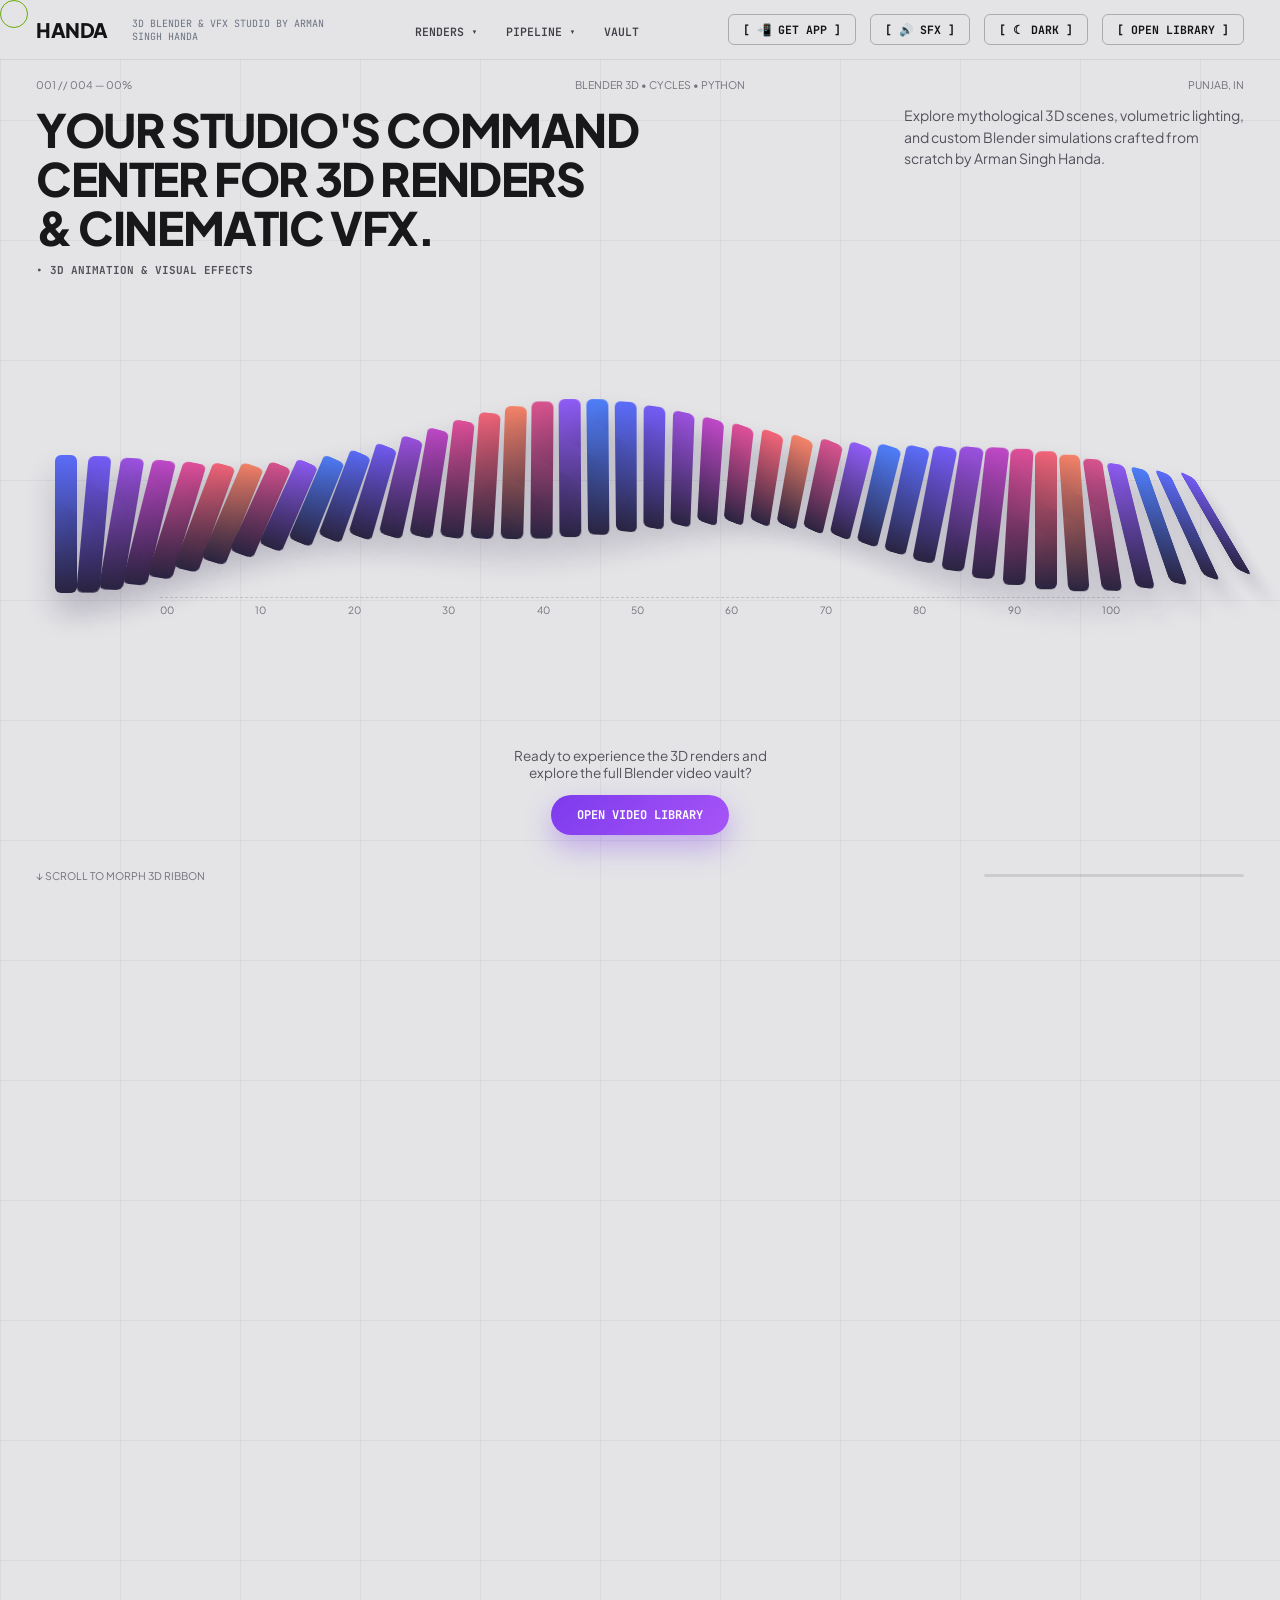
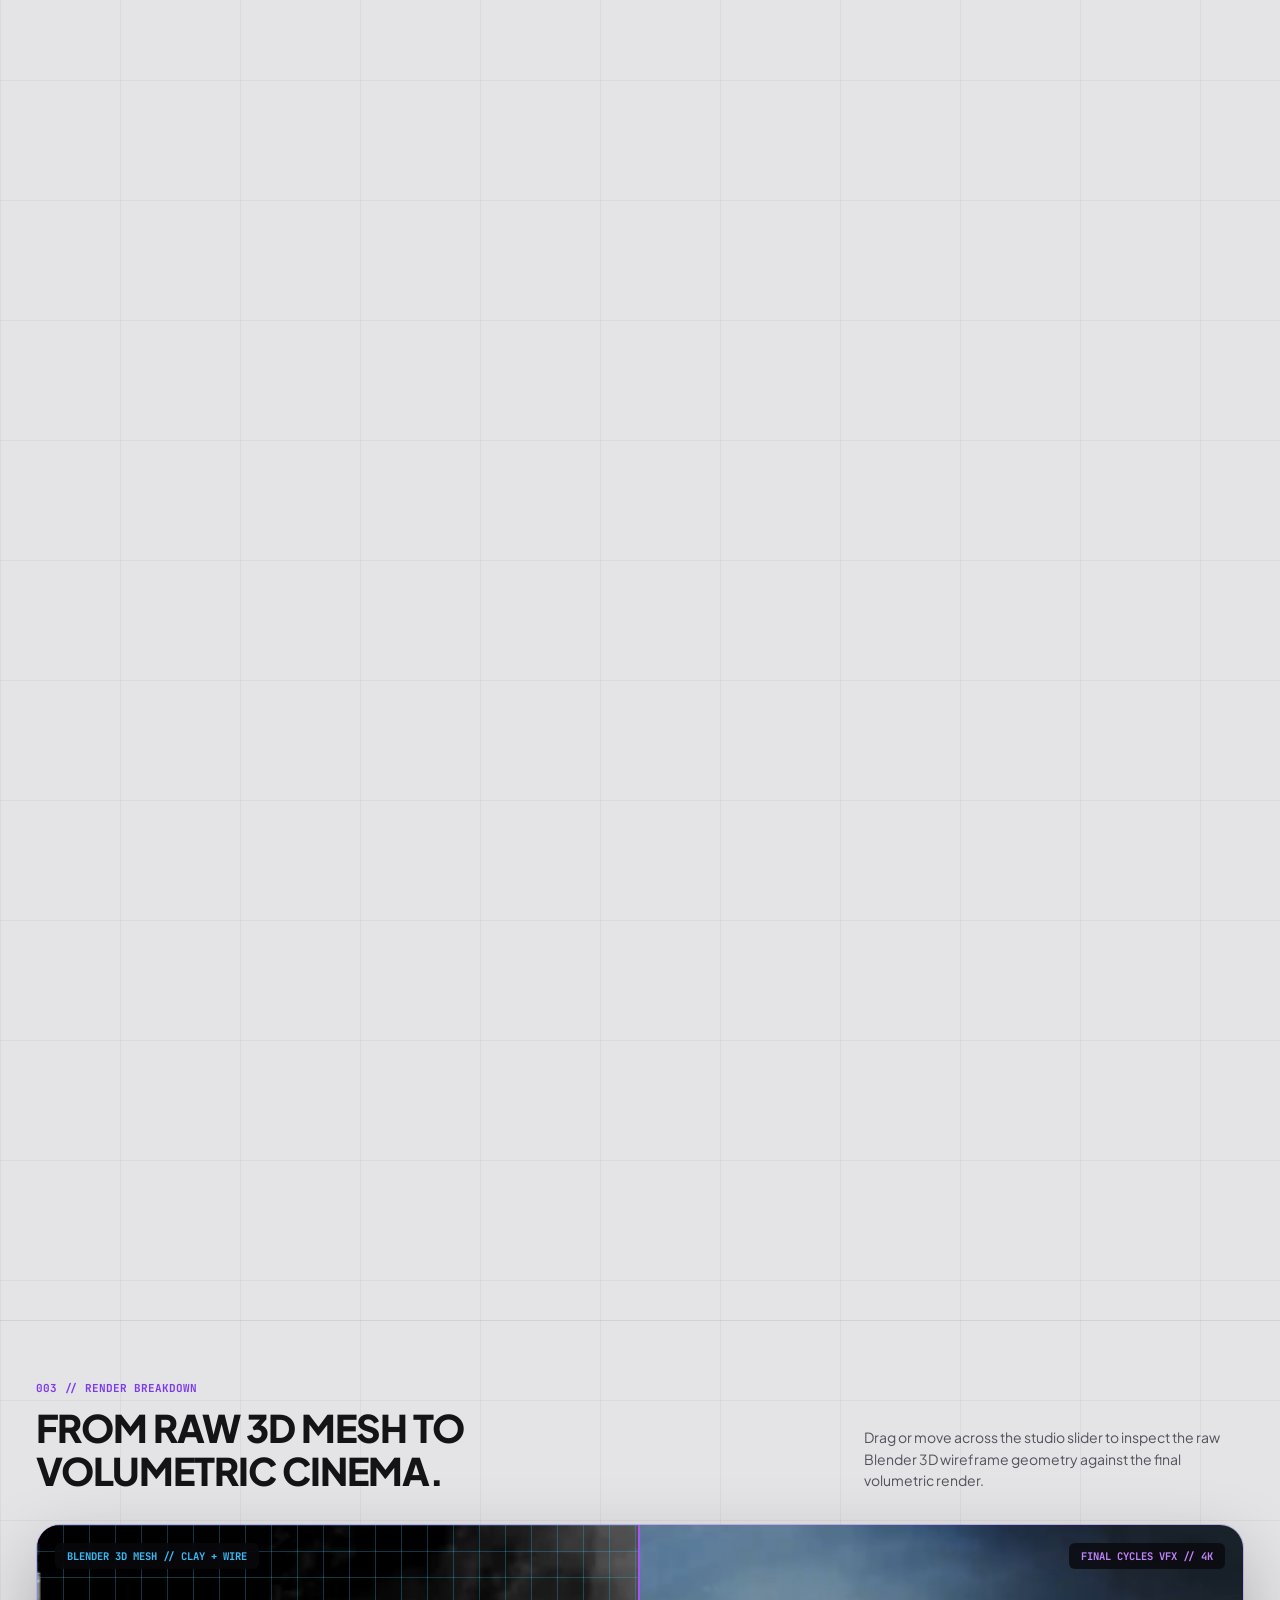
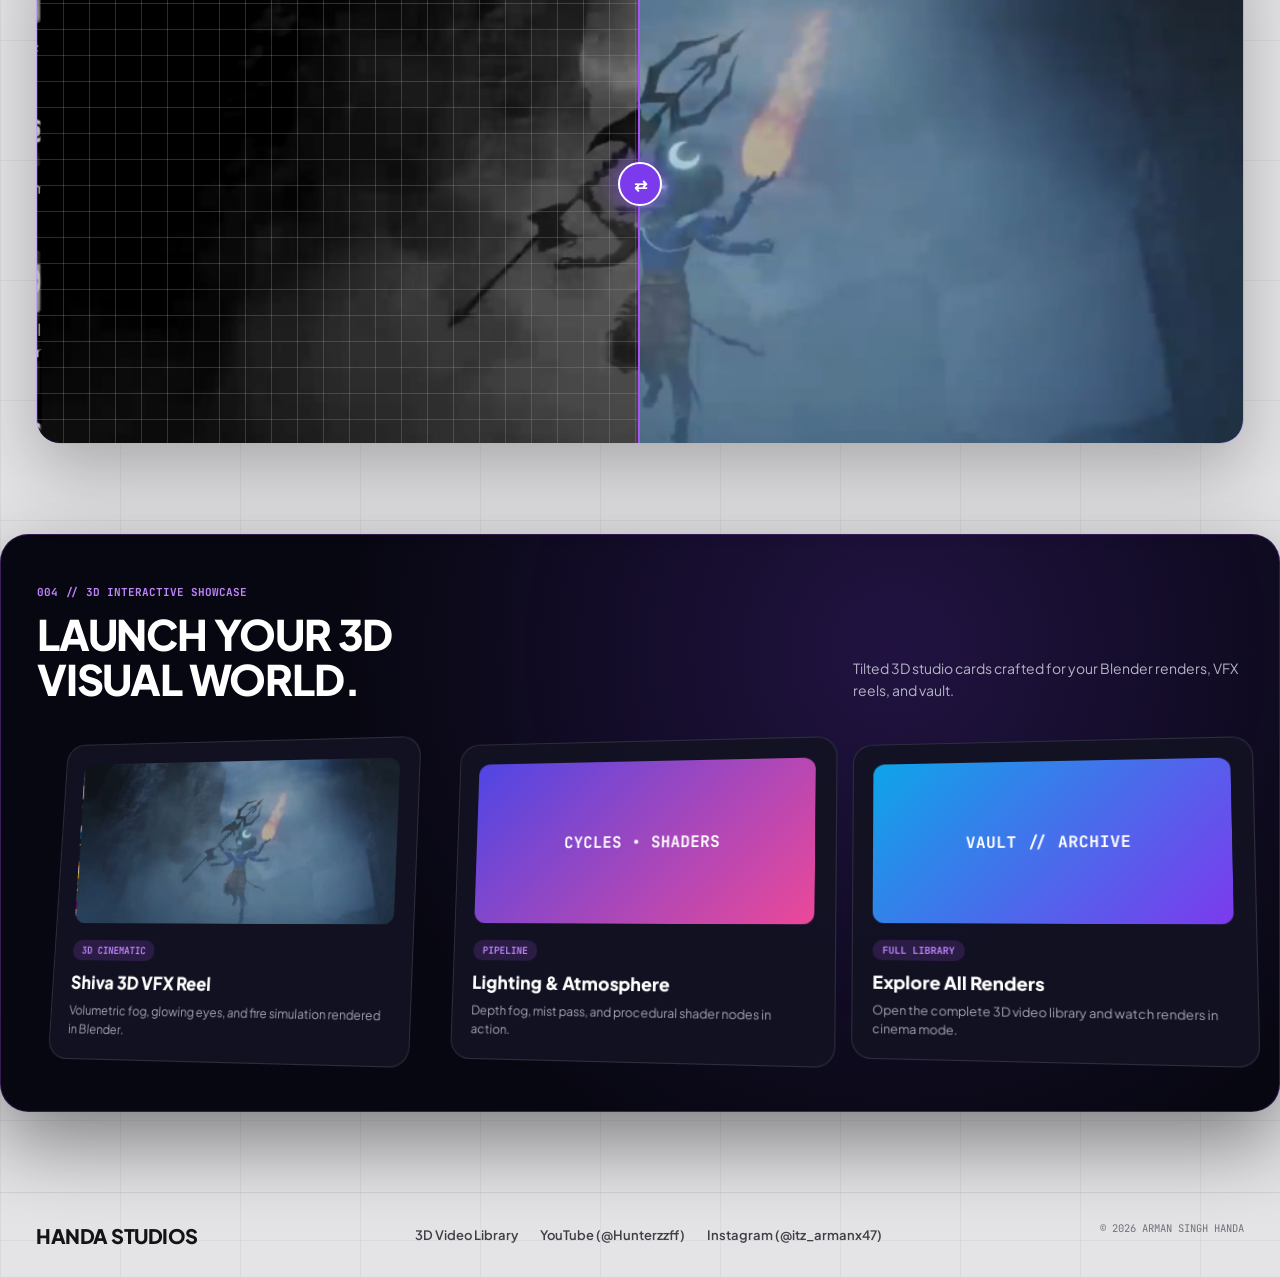
<file: index.html>
<!DOCTYPE html>
<html lang="en">
<head>
  <meta charset="UTF-8" />
  <meta name="viewport" content="width=device-width, initial-scale=1.0" />
  <title>HANDA | 3D Blender & VFX Studio</title>
  <link rel="stylesheet" href="style.css?v=6" />
  <link rel="manifest" href="manifest.json" />
  <meta name="theme-color" content="#7c3aed" />
  <link href="https://fonts.googleapis.com/css2?family=Plus+Jakarta+Sans:wght@500;600;700;800&family=JetBrains+Mono:wght@500;700&display=swap" rel="stylesheet">
</head>
<body>

  <!-- 0. FAIL-SAFE STUDIO BOOT PRELOADER -->
  <div class="studio-loader" id="studioLoader">
    <div class="loader-inner">
      <span class="loader-tag">HANDA OS // 3D VFX ENGINE v4.0</span>
      <div class="loader-count" id="loaderCount">00%</div>
      <div class="loader-bar"><div class="loader-bar-fill" id="loaderFill"></div></div>
    </div>
  </div>

  <!-- CUSTOM MAGNETIC STUDIO CURSOR -->
  <div class="studio-cursor" id="studioCursor"></div>

  <!-- 1. TOP FIXED EDITORIAL NAVBAR -->
  <nav class="navbar">
    <div class="nav-left">
      <a href="#" class="brand">HANDA</a>
      <span class="nav-tagline">3D BLENDER & VFX STUDIO BY ARMAN SINGH HANDA</span>
    </div>
    <ul class="nav-center">
      <li><a href="#scrollyStage">RENDERS ▾</a></li>
      <li><a href="#workspaceTrigger">PIPELINE ▾</a></li>
      <li><a href="library.html">VAULT</a></li>
    </ul>
    <div class="nav-right">
      <button id="installAppBtn" class="theme-toggle-btn" onclick="installHandaApp()">[ 📲 GET APP ]</button>
      <button id="sfxBtn" class="theme-toggle-btn" onclick="toggleSfx()">[ 🔊 SFX ]</button>
      <button id="themeBtn" class="theme-toggle-btn" onclick="toggleTheme()">[ ☾ DARK ]</button>
      <a href="library.html" class="btn-outline-sm">[ OPEN LIBRARY ]</a>
    </div>
  </nav>

  <!-- 2. STICKY 3D SCROLLYTELLING TRACK (320vh) -->
  <div class="scrolly-track" id="scrollyStage">
    <div class="scrolly-sticky">

      <!-- Sub-Header Technical Strip -->
      <div class="sub-strip">
        <span id="scrollProgressCode">001 // 004 — 00%</span>
        <span>BLENDER 3D • CYCLES • PYTHON</span>
        <span>PUNJAB, IN</span>
      </div>

      <!-- PHASE 1: HERO & 3D MORPHING RIBBON -->
      <div class="phase-hero" id="phaseHero">
        <div class="hero-top-grid">
          <div class="hero-title-block">
            <h1>YOUR STUDIO'S COMMAND<br>CENTER FOR 3D RENDERS<br>& CINEMATIC VFX.</h1>
            <p class="mono-sub">• 3D ANIMATION & VISUAL EFFECTS</p>
          </div>
          <div class="hero-desc-block">
            <p>Explore mythological 3D scenes, volumetric lighting, and custom Blender simulations crafted from scratch by Arman Singh Handa.</p>
          </div>
        </div>

        <!-- 3D Twisted Ribbon Wave (Morphs on Scroll) -->
        <div class="ribbon-stage" id="ribbonStage">
          <div class="ribbon-track" id="ribbonTrack"></div>
          <div class="ribbon-ruler" id="ribbonRuler">
            <span>00</span><span>10</span><span>20</span><span>30</span><span>40</span><span>50</span><span>60</span><span>70</span><span>80</span><span>90</span><span>100</span>
          </div>
        </div>

        <div class="hero-bottom-cta" id="heroCta">
          <p>Ready to experience the 3D renders and<br>explore the full Blender video vault?</p>
          <a href="library.html" class="btn-pill-purple">OPEN VIDEO LIBRARY</a>
        </div>
      </div>

      <!-- PHASE 2: 3D ISOMETRIC TABLET & FLOATING Z-DEPTH CARDS -->
      <div class="phase-tablet" id="phaseTablet">
        <div class="tablet-layout">

          <!-- Left Editorial Copy -->
          <div class="tablet-copy" id="tabletCopy">
            <span class="mono-label">002 // WORKSPACE</span>
            <h2>CREATE SCENES, RENDER VFX,<br>EXPLORE VAULT.</h2>
            <p>Move beyond basic edits. Inspect high-detail 3D environments, volumetric mountain fog, and custom Blender shaders inside an interactive studio library.</p>

            <div class="divider-line"></div>
            <span class="mono-small">BUILT WITH BLENDER 3D & PYTHON</span>
            <div class="cta-row">
              <a href="library.html" class="btn-outline-dark">[ WATCH ALL VIDEOS ]</a>
              <a href="#connect" class="btn-ghost-dark">YOUTUBE ↗</a>
            </div>
          </div>

          <!-- Right 3D Tilted Isometric Tablet Board -->
          <div class="tablet-3d-wrapper" id="tabletWrapper">
            <div class="isometric-tablet" id="isoTablet">

              <div class="tablet-topbar">
                <div class="tab-dots"><span></span><span></span><span></span></div>
                <div class="tab-title">Handa Studios — 3D Render Vault</div>
                <div class="tab-badge">CYCLES 4K</div>
              </div>

              <div class="tablet-canvas">

                <!-- Card 1 -->
                <div class="t-card card-purple" id="card1" onclick="openHomePlayer('video1.mp4', 'Shiva 3D Cinematic VFX — Made by Arman')">
                  <div class="t-card-top">
                    <span class="t-tag">FEATURED RENDER</span>
                    <span class="t-time">00:44</span>
                  </div>
                  <h4>Shiva 3D Cinematic VFX</h4>
                  <p>Volumetric fog, glowing eyes & fire simulation in Blender.</p>
                  <div class="t-card-footer">
                    <span>Blender 3D</span>
                    <strong>▶ Play Now</strong>
                  </div>
                </div>

                <!-- Card 2 -->
                <div class="t-card card-pink" id="card2" onclick="openSpecModal('vfx')">
                  <div class="t-card-top">
                    <span class="t-tag">VFX PIPELINE</span>
                    <span class="t-time">CYCLES</span>
                  </div>
                  <h4>Volumetric Lighting & Fog</h4>
                  <p>Atmospheric mountain depth & procedural shader nodes.</p>
                  <div class="t-card-footer">
                    <span>Compositor</span>
                    <strong>Inspect →</strong>
                  </div>
                </div>

                <!-- Card 3 -->
                <div class="t-card card-blue" id="card3" onclick="openSpecModal('dev')">
                  <div class="t-card-top">
                    <span class="t-tag">DEV STACK</span>
                    <span class="t-time">PYTHON</span>
                  </div>
                  <h4>Procedural 3D & Web Vault</h4>
                  <p>Custom HTML/CSS cinema library built by Arman.</p>
                  <div class="t-card-footer">
                    <span>Handa Studios</span>
                    <strong>View Stack →</strong>
                  </div>
                </div>

                <!-- Card 4 -->
                <div class="t-card card-media" id="card4" onclick="window.location.href='library.html'">
                  <img src="bg.png" alt="Shiva 3D Render" />
                  <div class="media-caption">
                    <span>FULL ARCHIVE</span>
                    <strong>Open Complete Video Library →</strong>
                  </div>
                </div>

              </div>
            </div>
          </div>

        </div>
      </div>

      <!-- Bottom Scroll Indicator -->
      <div class="scroll-hint-bar">
        <span id="scrollHintText">↓ SCROLL TO MORPH 3D RIBBON</span>
        <div class="progress-line"><div class="progress-fill" id="progressFill"></div></div>
      </div>

    </div>
    <div id="workspaceTrigger" style="position:absolute; top:55%; height:1px; width:1px;"></div>
  </div>

  <!-- 3. BLENDER WIREFRAME VS FINAL VFX BEFORE/AFTER SLIDER -->
  <section class="compare-section" id="breakdown">
    <div class="compare-header">
      <div>
        <span class="mono-label">003 // RENDER BREAKDOWN</span>
        <h2>FROM RAW 3D MESH TO<br>VOLUMETRIC CINEMA.</h2>
      </div>
      <p>Drag or move across the studio slider to inspect the raw Blender 3D wireframe geometry against the final volumetric render.</p>
    </div>

    <div class="compare-box" id="compareBox">
      <img src="bg.png" alt="Final Shiva 3D VFX" class="compare-img" />
      <span class="badge-right">FINAL CYCLES VFX // 4K</span>

      <div class="compare-before" id="compareBefore">
        <img src="bg.png" alt="Blender Wireframe" class="compare-img wireframe-filter" />
        <div class="wireframe-grid"></div>
        <span class="badge-left">BLENDER 3D MESH // CLAY + WIRE</span>
      </div>

      <div class="compare-handle" id="compareHandle">
        <div class="handle-circle">⇄</div>
      </div>
    </div>
  </section>

  <!-- 4. 3D TILTED SHOWCASE CARDS -->
  <section class="peach-3d-showcase" id="peachShowcase">
    <div class="peach-top-row">
      <div>
        <span class="mono-label" style="color:#c084fc;">004 // 3D INTERACTIVE SHOWCASE</span>
        <h2>LAUNCH YOUR 3D<br>VISUAL WORLD.</h2>
      </div>
      <p>Tilted 3D studio cards crafted for your Blender renders, VFX reels, and vault.</p>
    </div>

    <div class="peach-cards-fan">
      <div class="p-3d-card" onclick="openHomePlayer('video1.mp4', 'Shiva 3D Cinematic VFX — Arman Singh Handa')">
        <img src="bg.png" alt="Shiva 3D Render" class="p-card-img" />
        <span class="p-pill">3D CINEMATIC</span>
        <h3>Shiva 3D VFX Reel</h3>
        <p>Volumetric fog, glowing eyes, and fire simulation rendered in Blender.</p>
      </div>

      <div class="p-3d-card" onclick="openSpecModal('vfx')">
        <div class="p-card-img" style="background: linear-gradient(135deg, #4f46e5, #ec4899); display:flex; align-items:center; justify-content:center; font-family:'JetBrains Mono', monospace; font-weight:700;">
          CYCLES • SHADERS
        </div>
        <span class="p-pill">PIPELINE</span>
        <h3>Lighting & Atmosphere</h3>
        <p>Depth fog, mist pass, and procedural shader nodes in action.</p>
      </div>

      <div class="p-3d-card" onclick="window.location.href='library.html'">
        <div class="p-card-img" style="background: linear-gradient(135deg, #0ea5e9, #7c3aed); display:flex; align-items:center; justify-content:center; font-family:'JetBrains Mono', monospace; font-weight:700;">
          VAULT // ARCHIVE
        </div>
        <span class="p-pill">FULL LIBRARY</span>
        <h3>Explore All Renders</h3>
        <p>Open the complete 3D video library and watch renders in cinema mode.</p>
      </div>
    </div>
  </section>

  <!-- 5. MINIMAL STUDIO FOOTER -->
  <footer class="studio-footer" id="connect">
    <div class="footer-inner">
      <div class="brand">HANDA STUDIOS</div>
      <div class="footer-links">
        <a href="library.html">3D Video Library</a>
        <a href="https://youtube.com" target="_blank">YouTube (@Hunterzzff)</a>
        <a href="https://instagram.com" target="_blank">Instagram (@itz_armanx47)</a>
      </div>
      <span class="mono-small">© 2026 ARMAN SINGH HANDA</span>
    </div>
  </footer>

  <!-- 6. CENTER SCREEN CINEMA & SPECS POPUP MODAL -->
  <div class="studio-modal" id="studioModal" onclick="if(event.target===this) closeStudioModal()">
    <div class="studio-modal-box">
      <div class="modal-bar">
        <span id="modalHeading">HANDA STUDIOS // PREVIEW</span>
        <button onclick="closeStudioModal()">✕ CLOSE</button>
      </div>
      <div id="modalBody"></div>
    </div>
  </div>

  <!-- 7. ALL-IN-ONE INTERACTIVE ENGINE -->
  <script>
    // A. Dark / Light Mode Toggle
    const themeBtn = document.getElementById('themeBtn');
    if (localStorage.getItem('handa-theme') === 'dark') {
      document.body.classList.add('dark-mode');
      themeBtn.textContent = '[ ☀ LIGHT ]';
    }

    function toggleTheme() {
      document.body.classList.toggle('dark-mode');
      const isDark = document.body.classList.contains('dark-mode');
      themeBtn.textContent = isDark ? '[ ☀ LIGHT ]' : '[ ☾ DARK ]';
      localStorage.setItem('handa-theme', isDark ? 'dark' : 'light');
    }

    // B. Generate 42 Colorful 3D Ribbon Slices
    const track = document.getElementById('ribbonTrack');
    const colors = [
      '#5b6cf9', '#735cf6', '#9b51e0', '#c048c8',
      '#e04f9a', '#f26478', '#f58268', '#d9538f',
      '#8f5cf6', '#4f7df9'
    ];
    const totalSlices = 42;

    for (let i = 0; i < totalSlices; i++) {
      const slice = document.createElement('div');
      slice.className = 'ribbon-slice';
      const color = colors[i % colors.length];
      slice.style.background = `linear-gradient(180deg, ${color}, #2a2440)`;
      track.appendChild(slice);
    }

    const slices = document.querySelectorAll('.ribbon-slice');
    let mouseX = 0;
    let scrollProgress = 0;

    // C. Continuous Scroll-Driven 3D Morphing Engine
    const scrollyStage = document.getElementById('scrollyStage');
    const phaseHero = document.getElementById('phaseHero');
    const phaseTablet = document.getElementById('phaseTablet');
    const isoTablet = document.getElementById('isoTablet');
    const tabletCopy = document.getElementById('tabletCopy');
    const progressFill = document.getElementById('progressFill');
    const progressCode = document.getElementById('scrollProgressCode');
    const scrollHintText = document.getElementById('scrollHintText');

    const cards = [
      document.getElementById('card1'),
      document.getElementById('card2'),
      document.getElementById('card3'),
      document.getElementById('card4')
    ];

    function clamp(val, min, max) {
      return Math.min(Math.max(val, min), max);
    }

    function updateScrollytelling() {
      const rect = scrollyStage.getBoundingClientRect();
      const maxScroll = scrollyStage.offsetHeight - window.innerHeight;
      const scrolled = clamp(-rect.top, 0, maxScroll);
      scrollProgress = maxScroll > 0 ? scrolled / maxScroll : 0;

      const pct = Math.round(scrollProgress * 100);
      progressFill.style.width = `${pct}%`;
      progressCode.textContent = `001 // 004 — ${pct < 10 ? '0' + pct : pct}%`;

      const heroFade = clamp(1 - scrollProgress * 2.4, 0, 1);
      const ribbonFlatten = clamp(scrollProgress * 2.2, 0, 1);

      phaseHero.style.opacity = heroFade;
      phaseHero.style.transform = `translateY(${-scrollProgress * 110}px) scale(${1 - scrollProgress * 0.12})`;
      phaseHero.style.pointerEvents = heroFade < 0.15 ? 'none' : 'auto';

      slices.forEach((slice, i) => {
        const p = i / totalSlices;
        const wave = Math.sin(p * Math.PI * 2.4 + mouseX * 1.5 + scrollProgress * 4) * (52 * (1 - ribbonFlatten * 0.85));
        const y = Math.cos(p * Math.PI * 2.2 + mouseX) * (28 * (1 - ribbonFlatten));
        const scaleX = 1 + ribbonFlatten * 1.4;
        slice.style.transform = `translateY(${y}px) rotateX(${wave}deg) rotateY(${wave * 0.6}deg) scaleX(${scaleX})`;
      });

      const tabProg = clamp((scrollProgress - 0.22) / 0.45, 0, 1);
      phaseTablet.style.opacity = tabProg;
      phaseTablet.style.pointerEvents = tabProg < 0.2 ? 'none' : 'auto';

      tabletCopy.style.opacity = clamp((scrollProgress - 0.30) / 0.35, 0, 1);
      tabletCopy.style.transform = `translateY(${(1 - tabProg) * 40}px)`;

      const rotX = 36 - tabProg * 18;
      const rotY = -32 + tabProg * 14;
      const rotZ = 16 - tabProg * 8;
      const tabScale = 0.82 + tabProg * 0.18;
      isoTablet.style.transform = `perspective(1300px) rotateX(${rotX}deg) rotateY(${rotY}deg) rotateZ(${rotZ}deg) scale(${tabScale})`;

      cards.forEach((card, idx) => {
        const start = 0.44 + idx * 0.10;
        const cardProg = clamp((scrollProgress - start) / 0.22, 0, 1);
        const ease = 1 - Math.pow(1 - cardProg, 3);

        const dropY = (1 - ease) * -170;
        const dropZ = (1 - ease) * 220;
        const tiltX = (1 - ease) * 32;
        const cardScale = 1.15 - ease * 0.15;

        card.style.opacity = clamp(cardProg * 1.6, 0, 1);
        card.style.transform = `translate3d(0, ${dropY}px, ${dropZ}px) rotateX(${tiltX}deg) scale(${cardScale})`;
      });

      if (scrollProgress > 0.85) {
        scrollHintText.textContent = '✓ WORKSPACE LOCKED — CLICK ANY CARD TO INSPECT';
      } else if (scrollProgress > 0.3) {
        scrollHintText.textContent = '↓ KEEP SCROLLING TO DROP 3D CARDS';
      } else {
        scrollHintText.textContent = '↓ SCROLL TO MORPH 3D RIBBON';
      }
    }

    window.addEventListener('mousemove', (e) => {
      mouseX = (e.clientX / window.innerWidth - 0.5) * 2;
      if (scrollProgress < 0.45) updateScrollytelling();
    });

    window.addEventListener('touchmove', (e) => {
      if (e.touches.length > 0) {
        mouseX = (e.touches[0].clientX / window.innerWidth - 0.5) * 2;
        if (scrollProgress < 0.45) updateScrollytelling();
      }
    }, { passive: true });

    window.addEventListener('scroll', updateScrollytelling, { passive: true });
    updateScrollytelling();

    // D. Center Screen Video & Specs Modal Functions
    const studioModal = document.getElementById('studioModal');
    const modalHeading = document.getElementById('modalHeading');
    const modalBody = document.getElementById('modalBody');

    function openHomePlayer(videoSrc, title) {
      modalHeading.textContent = title;
      modalBody.innerHTML = `<video src="${videoSrc}" controls autoplay style="width:100%; max-height:70vh; display:block; background:#000;"></video>`;
      studioModal.classList.add('active');
    }

    function openSpecModal(type) {
      if (type === 'vfx') {
        modalHeading.textContent = 'VFX PIPELINE // BLENDER 3D BREAKDOWN';
        modalBody.innerHTML = `
          <div class="spec-popup">
            <h3>🔱 Shiva 3D Scene Architecture</h3>
            <ul>
              <li><span>3D Software</span><strong>Blender 3D (Modeling & Rigging)</strong></li>
              <li><span>Lighting & Fog</span><strong>Principled Volume + Mist Pass</strong></li>
              <li><span>Fire & Energy</span><strong>Procedural Shader Nodes & Glow</strong></li>
              <li><span>Post-Processing</span><strong>Blender Compositor & Color Grade</strong></li>
            </ul>
            <a href="library.html" class="modal-cta">Watch Full Render in Vault →</a>
          </div>`;
      } else {
        modalHeading.textContent = 'WORKSTATION & CODE STACK // ARMAN';
        modalBody.innerHTML = `
          <div class="spec-popup">
            <h3>⚡ Hardware & Engineering Stack</h3>
            <ul>
              <li><span>Processor & GPU</span><strong>Intel Core i5 + NVIDIA GT 730 4GB</strong></li>
              <li><span>Memory & Storage</span><strong>8GB DDR3 RAM + 120GB OSCOO SSD + HDD</strong></li>
              <li><span>Web Architecture</span><strong>HTML5, CSS3 3D Transforms & JS</strong></li>
              <li><span>Programming</span><strong>Python Scripting & Automation</strong></li>
            </ul>
            <a href="library.html" class="modal-cta">Explore All Projects →</a>
          </div>`;
      }
      studioModal.classList.add('active');
    }

    function closeStudioModal() {
      modalBody.innerHTML = '';
      studioModal.classList.remove('active');
    }

    document.addEventListener('keydown', (e) => {
      if (e.key === 'Escape') closeStudioModal();
    });

    // E. Fail-Safe Studio Boot Preloader (Never gets stuck at 00%!)
    let loadPct = 0;
    const loaderEl = document.getElementById('studioLoader');
    const loaderCount = document.getElementById('loaderCount');
    const loaderFill = document.getElementById('loaderFill');

    function finishLoader() {
      if (loaderEl && !loaderEl.classList.contains('done')) {
        if (loaderCount) loaderCount.textContent = '100%';
        if (loaderFill) loaderFill.style.width = '100%';
        setTimeout(() => loaderEl.classList.add('done'), 180);
      }
    }

    const bootInterval = setInterval(() => {
      loadPct += 20;
      if (loaderCount) loaderCount.textContent = (loadPct < 10 ? '0' + loadPct : loadPct) + '%';
      if (loaderFill) loaderFill.style.width = Math.min(loadPct, 100) + '%';
      if (loadPct >= 100) {
        clearInterval(bootInterval);
        finishLoader();
      }
    }, 70);

    window.addEventListener('load', () => setTimeout(finishLoader, 250));
    setTimeout(finishLoader, 1300);

    // F. Safe Web Audio Sci-Fi Sound Engine
    let sfxEnabled = true;
    const sfxBtn = document.getElementById('sfxBtn');
    let audioCtx = null;

    function getAudioCtx() {
      try {
        if (!audioCtx) {
          const Ctx = window.AudioContext || window.webkitAudioContext;
          if (Ctx) audioCtx = new Ctx();
        }
        if (audioCtx && audioCtx.state === 'suspended') {
          audioCtx.resume();
        }
        return audioCtx;
      } catch (e) {
        return null;
      }
    }

    function playStudioClick(freq = 620, duration = 0.05) {
      if (!sfxEnabled) return;
      try {
        const ctx = getAudioCtx();
        if (!ctx) return;
        const osc = ctx.createOscillator();
        const gain = ctx.createGain();
        osc.type = 'sine';
        osc.frequency.setValueAtTime(freq, ctx.currentTime);
        osc.frequency.exponentialRampToValueAtTime(140, ctx.currentTime + duration);
        gain.gain.setValueAtTime(0.06, ctx.currentTime);
        gain.gain.exponentialRampToValueAtTime(0.001, ctx.currentTime + duration);
        osc.connect(gain);
        gain.connect(ctx.destination);
        osc.start();
        osc.stop(ctx.currentTime + duration);
      } catch (e) {}
    }

    function toggleSfx() {
      sfxEnabled = !sfxEnabled;
      if (sfxBtn) sfxBtn.textContent = sfxEnabled ? '[ 🔊 SFX ]' : '[ 🔇 MUTE ]';
      if (sfxEnabled) playStudioClick(880, 0.08);
    }

    document.querySelectorAll('a, button, .t-card, .p-3d-card').forEach(el => {
      el.addEventListener('mouseenter', () => playStudioClick(520, 0.035));
      el.addEventListener('click', () => playStudioClick(840, 0.07));
    });

    // G. Custom Magnetic Studio Cursor
    const cursor = document.getElementById('studioCursor');
    window.addEventListener('mousemove', (e) => {
      if (cursor) cursor.style.transform = `translate3d(${e.clientX - 14}px, ${e.clientY - 14}px, 0)`;
    });

    // H. Blender Wireframe vs Final VFX Slider
    const compareBox = document.getElementById('compareBox');
    const compareBefore = document.getElementById('compareBefore');
    const compareHandle = document.getElementById('compareHandle');

    function moveCompare(clientX) {
      if (!compareBox || !compareBefore || !compareHandle) return;
      const rect = compareBox.getBoundingClientRect();
      let pos = ((clientX - rect.left) / rect.width) * 100;
      pos = clamp(pos, 4, 96);
      compareBefore.style.width = pos + '%';
      compareHandle.style.left = pos + '%';
    }

    if (compareBox) {
      compareBox.addEventListener('mousemove', (e) => moveCompare(e.clientX));
      compareBox.addEventListener('touchmove', (e) => {
        if (e.touches.length > 0) moveCompare(e.touches[0].clientX);
      }, { passive: true });
    }

    // I. Direct APK Download for [ 📲 GET APP ]
    function installHandaApp() {
      const apkUrl = 'handa-studios.apk';
      modalHeading.textContent = 'HANDA STUDIOS BY ARMAN // ANDROID APK';
      modalBody.innerHTML = `
        <div class="spec-popup">
          <h3>📲 Download Handa Studios App</h3>
          <ul>
            <li><span>App Name</span><strong>Handa Studios By arman</strong></li>
            <li><span>Package Format</span><strong>v1.0 • Android APK</strong></li>
            <li><span>Install Note</span><strong>Download ke baad "Install anyway" dabayein</strong></li>
          </ul>
          <a href="${apkUrl}" download="Handa-Studios-By-Arman.apk" class="modal-cta">⬇ Download APK Now</a>
        </div>`;
      studioModal.classList.add('active');
    }
  </script>

</body>
</html>
</file>
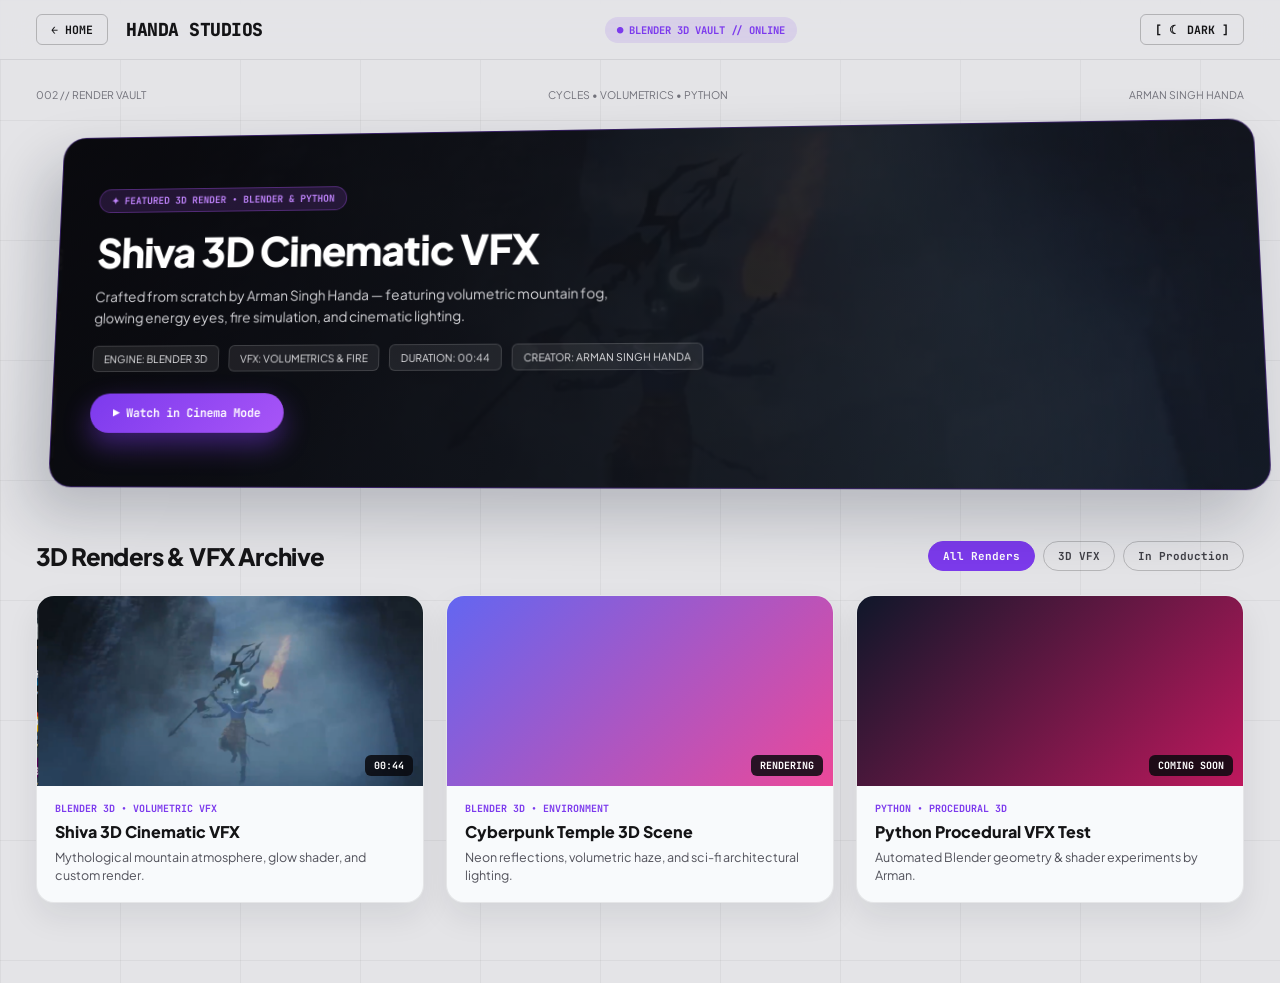
<file: library.html>
<!DOCTYPE html>
<html lang="en">
<head>
  <meta charset="UTF-8" />
  <meta name="viewport" content="width=device-width, initial-scale=1.0" />
  <title>VAULT | Handa Studios 3D Video Library</title>
  <link href="https://fonts.googleapis.com/css2?family=Plus+Jakarta+Sans:wght@500;600;700;800&family=JetBrains+Mono:wght@500;700&display=swap" rel="stylesheet">
  <style>
    * {
      margin: 0;
      padding: 0;
      box-sizing: border-box;
      font-family: 'Plus Jakarta Sans', -apple-system, BlinkMacSystemFont, 'Segoe UI', Roboto, sans-serif;
    }

    body {
      background-color: #e4e4e7;
      color: #141416;
      min-height: 100vh;
      overflow-x: hidden;
      transition: background-color 0.35s ease, color 0.35s ease;
      background-image:
        linear-gradient(to right, rgba(0, 0, 0, 0.045) 1px, transparent 1px),
        linear-gradient(to bottom, rgba(0, 0, 0, 0.045) 1px, transparent 1px);
      background-size: 120px 120px;
    }

    .vault-nav {
      position: sticky;
      top: 0;
      z-index: 100;
      background: rgba(228, 228, 231, 0.88);
      backdrop-filter: blur(14px);
      border-bottom: 1px solid rgba(0, 0, 0, 0.08);
      padding: 14px 36px;
      display: flex;
      justify-content: space-between;
      align-items: center;
      gap: 16px;
    }

    .nav-left {
      display: flex;
      align-items: center;
      gap: 18px;
    }

    .back-link, .brand-title, .nav-btn {
      font-family: 'JetBrains Mono', monospace;
      font-size: 11.5px;
      font-weight: 700;
      text-decoration: none;
      color: #141416;
      background: transparent;
      border: 1px solid rgba(0, 0, 0, 0.22);
      padding: 7px 14px;
      border-radius: 6px;
      cursor: pointer;
      transition: 0.2s ease;
    }

    .back-link:hover, .nav-btn:hover {
      background: #141416;
      color: #ffffff;
    }

    .brand-title {
      border: none;
      padding: 0;
      font-size: 18px;
      font-weight: 800;
      letter-spacing: -0.5px;
    }

    .status-pill {
      font-family: 'JetBrains Mono', monospace;
      font-size: 10.5px;
      font-weight: 700;
      color: #7c3aed;
      background: rgba(124, 58, 237, 0.12);
      padding: 6px 12px;
      border-radius: 999px;
    }

    .container {
      max-width: 1280px;
      margin: 0 auto;
      padding: 28px 36px 80px;
    }

    .sub-meta {
      display: flex;
      justify-content: space-between;
      font-family: 'JetBrains Mono', monospace;
      font-size: 10.5px;
      color: #71717a;
      margin-bottom: 24px;
    }

    .featured-stage {
      perspective: 1300px;
      margin-bottom: 54px;
    }

    .featured-card {
      position: relative;
      border-radius: 24px;
      overflow: hidden;
      background: #12121a;
      color: #ffffff;
      border: 1px solid rgba(124, 58, 237, 0.35);
      box-shadow: -18px 28px 60px rgba(15, 23, 42, 0.22);
      transform: rotateX(6deg) rotateY(-4deg);
      transition: transform 0.35s cubic-bezier(0.22, 1, 0.36, 1), box-shadow 0.35s ease;
    }

    .featured-card:hover {
      transform: rotateX(0deg) rotateY(0deg) translateY(-4px);
      box-shadow: 0 24px 65px rgba(124, 58, 237, 0.32);
    }

    .featured-bg {
      width: 100%;
      height: 360px;
      object-fit: cover;
      opacity: 0.45;
      display: block;
    }

    .featured-overlay {
      position: absolute;
      inset: 0;
      background: linear-gradient(90deg, rgba(9, 9, 13, 0.92) 0%, rgba(9, 9, 13, 0.65) 60%, rgba(9, 9, 13, 0.25) 100%);
      padding: 36px 40px;
      display: flex;
      flex-direction: column;
      justify-content: center;
      align-items: flex-start;
    }

    .featured-badge {
      font-family: 'JetBrains Mono', monospace;
      font-size: 10px;
      font-weight: 700;
      color: #c084fc;
      background: rgba(168, 85, 247, 0.16);
      border: 1px solid rgba(168, 85, 247, 0.35);
      padding: 5px 12px;
      border-radius: 999px;
      margin-bottom: 14px;
    }

    .featured-overlay h1 {
      font-size: clamp(26px, 3.8vw, 42px);
      font-weight: 800;
      letter-spacing: -1.2px;
      margin-bottom: 10px;
    }

    .featured-overlay p {
      max-width: 540px;
      font-size: 14px;
      line-height: 1.55;
      color: #d4d4d8;
      margin-bottom: 18px;
    }

    .specs-row {
      display: flex;
      flex-wrap: wrap;
      gap: 10px;
      margin-bottom: 22px;
      font-family: 'JetBrains Mono', monospace;
      font-size: 10.5px;
    }

    .specs-row span {
      background: rgba(255, 255, 255, 0.08);
      border: 1px solid rgba(255, 255, 255, 0.14);
      padding: 6px 11px;
      border-radius: 6px;
      color: #e4e4e7;
    }

    .play-pill-btn {
      background: linear-gradient(135deg, #7c3aed, #a855f7);
      color: #ffffff;
      border: none;
      font-family: 'JetBrains Mono', monospace;
      font-size: 12px;
      font-weight: 700;
      padding: 12px 24px;
      border-radius: 999px;
      cursor: pointer;
      box-shadow: 0 12px 28px rgba(124, 58, 237, 0.45);
      transition: transform 0.2s ease;
    }

    .play-pill-btn:hover {
      transform: translateY(-2px);
    }

    .archive-top {
      display: flex;
      justify-content: space-between;
      align-items: center;
      flex-wrap: wrap;
      gap: 16px;
      margin-bottom: 24px;
    }

    .archive-top h2 {
      font-size: 24px;
      font-weight: 800;
      letter-spacing: -0.6px;
    }

    .filter-group {
      display: flex;
      gap: 8px;
      flex-wrap: wrap;
    }

    .filter-btn {
      font-family: 'JetBrains Mono', monospace;
      font-size: 11px;
      font-weight: 700;
      padding: 7px 14px;
      border-radius: 999px;
      border: 1px solid rgba(0, 0, 0, 0.2);
      background: transparent;
      color: #3f3f46;
      cursor: pointer;
      transition: 0.2s ease;
    }

    .filter-btn.active, .filter-btn:hover {
      background: #7c3aed;
      border-color: #7c3aed;
      color: #ffffff;
    }

    .video-grid {
      display: grid;
      grid-template-columns: repeat(3, 1fr);
      gap: 22px;
      perspective: 1200px;
    }

    .v-card {
      background: #f8fafc;
      border: 1px solid rgba(0, 0, 0, 0.08);
      border-radius: 18px;
      overflow: hidden;
      cursor: pointer;
      box-shadow: 0 14px 32px rgba(15, 23, 42, 0.08);
      opacity: 0;
      transform: translate3d(0, -70px, 90px) rotateX(14deg);
      transition:
        transform 0.75s cubic-bezier(0.22, 1, 0.36, 1),
        opacity 0.6s ease,
        box-shadow 0.25s ease;
    }

    .v-card.visible {
      opacity: 1;
      transform: translate3d(0, 0, 0) rotateX(0deg);
    }

    .v-card.visible:hover {
      transform: translateY(-7px) scale(1.015);
      box-shadow: 0 22px 44px rgba(124, 58, 237, 0.22);
    }

    .v-thumb {
      position: relative;
      height: 190px;
      overflow: hidden;
      background: #0f172a;
    }

    .v-thumb img {
      width: 100%;
      height: 100%;
      object-fit: cover;
      display: block;
    }

    .v-tag-badge {
      position: absolute;
      bottom: 10px;
      right: 10px;
      font-family: 'JetBrains Mono', monospace;
      font-size: 10px;
      font-weight: 700;
      padding: 4px 9px;
      border-radius: 6px;
      background: rgba(9, 9, 13, 0.85);
      color: #ffffff;
    }

    .v-body {
      padding: 16px 18px 18px;
    }

    .v-meta {
      font-family: 'JetBrains Mono', monospace;
      font-size: 10px;
      color: #7c3aed;
      font-weight: 700;
      margin-bottom: 6px;
    }

    .v-body h3 {
      font-size: 16px;
      font-weight: 800;
      margin-bottom: 6px;
    }

    .v-body p {
      font-size: 12.5px;
      color: #52525b;
      line-height: 1.45;
    }

    .cinema-modal {
      position: fixed;
      inset: 0;
      background: rgba(5, 5, 12, 0.88);
      backdrop-filter: blur(14px);
      z-index: 9999;
      display: none;
      align-items: center;
      justify-content: center;
      padding: 20px;
    }

    .cinema-modal.active {
      display: flex;
    }

    .cinema-box {
      width: 100%;
      max-width: 820px;
      background: #12121c;
      color: #ffffff;
      border: 1px solid rgba(168, 85, 247, 0.45);
      border-radius: 18px;
      overflow: hidden;
    }

    .cinema-bar {
      padding: 14px 20px;
      display: flex;
      justify-content: space-between;
      align-items: center;
      border-bottom: 1px solid rgba(255, 255, 255, 0.1);
      font-family: 'JetBrains Mono', monospace;
      font-size: 12px;
    }

    .cinema-bar button {
      background: rgba(255, 255, 255, 0.12);
      border: none;
      color: #ffffff;
      padding: 6px 14px;
      border-radius: 6px;
      cursor: pointer;
      font-family: 'JetBrains Mono', monospace;
      font-weight: 700;
    }

    .cinema-bar button:hover {
      background: #ef4444;
    }

    body.dark-mode {
      background-color: #09090d;
      color: #f4f4f5;
      background-image:
        linear-gradient(to right, rgba(255, 255, 255, 0.04) 1px, transparent 1px),
        linear-gradient(to bottom, rgba(255, 255, 255, 0.04) 1px, transparent 1px);
    }

    body.dark-mode .vault-nav {
      background: rgba(9, 9, 13, 0.88);
      border-bottom-color: rgba(255, 255, 255, 0.08);
    }

    body.dark-mode .back-link,
    body.dark-mode .brand-title,
    body.dark-mode .nav-btn {
      color: #ffffff;
      border-color: rgba(255, 255, 255, 0.25);
    }

    body.dark-mode .back-link:hover,
    body.dark-mode .nav-btn:hover {
      background: #ffffff;
      color: #09090d;
    }

    body.dark-mode .filter-btn {
      color: #a1a1aa;
      border-color: rgba(255, 255, 255, 0.18);
    }

    body.dark-mode .v-card {
      background: #12121a;
      border-color: rgba(255, 255, 255, 0.09);
    }

    body.dark-mode .v-body p {
      color: #a1a1aa;
    }

    @media (max-width: 900px) {
      .video-grid { grid-template-columns: 1fr; }
      .featured-bg { height: 320px; }
      .featured-overlay { padding: 22px; }
      .vault-nav { padding: 12px 16px; }
      .container { padding: 20px 16px 60px; }
    }
  </style>
</head>
<body>

  <nav class="vault-nav">
    <div class="nav-left">
      <a href="index.html" class="back-link">← HOME</a>
      <span class="brand-title">HANDA STUDIOS</span>
    </div>
    <span class="status-pill">● BLENDER 3D VAULT // ONLINE</span>
    <button id="vaultThemeBtn" class="nav-btn" onclick="toggleVaultTheme()">[ ☾ DARK ]</button>
  </nav>

  <main class="container">
    <div class="sub-meta">
      <span>002 // RENDER VAULT</span>
      <span>CYCLES • VOLUMETRICS • PYTHON</span>
      <span>ARMAN SINGH HANDA</span>
    </div>

    <div class="featured-stage">
      <div class="featured-card">
        <img src="bg.png" alt="Shiva 3D Cinematic VFX" class="featured-bg" />
        <div class="featured-overlay">
          <span class="featured-badge">✦ FEATURED 3D RENDER • BLENDER & PYTHON</span>
          <h1>Shiva 3D Cinematic VFX</h1>
          <p>Crafted from scratch by Arman Singh Handa — featuring volumetric mountain fog, glowing energy eyes, fire simulation, and cinematic lighting.</p>
          <div class="specs-row">
            <span>ENGINE: BLENDER 3D</span>
            <span>VFX: VOLUMETRICS & FIRE</span>
            <span>DURATION: 00:44</span>
            <span>CREATOR: ARMAN SINGH HANDA</span>
          </div>
          <button class="play-pill-btn" onclick="openCinema('video1.mp4', 'Shiva 3D Cinematic VFX — Arman Singh Handa')">▶ Watch in Cinema Mode</button>
        </div>
      </div>
    </div>

    <div class="archive-top">
      <h2>3D Renders & VFX Archive</h2>
      <div class="filter-group">
        <button class="filter-btn active" onclick="filterCards('all', this)">All Renders</button>
        <button class="filter-btn" onclick="filterCards('vfx', this)">3D VFX</button>
        <button class="filter-btn" onclick="filterCards('wip', this)">In Production</button>
      </div>
    </div>

    <div class="video-grid" id="videoGrid">

      <div class="v-card" data-cat="vfx" onclick="openCinema('video1.mp4', 'Shiva 3D Cinematic VFX')">
        <div class="v-thumb">
          <img src="bg.png" alt="Shiva 3D Cinematic VFX" />
          <span class="v-tag-badge">00:44</span>
        </div>
        <div class="v-body">
          <div class="v-meta">BLENDER 3D • VOLUMETRIC VFX</div>
          <h3>Shiva 3D Cinematic VFX</h3>
          <p>Mythological mountain atmosphere, glow shader, and custom render.</p>
        </div>
      </div>

      <div class="v-card" data-cat="wip" onclick="openWipInfo('Cyberpunk Temple 3D Scene')">
        <div class="v-thumb" style="background: linear-gradient(135deg, #6366f1, #ec4899);">
          <span class="v-tag-badge">RENDERING</span>
        </div>
        <div class="v-body">
          <div class="v-meta">BLENDER 3D • ENVIRONMENT</div>
          <h3>Cyberpunk Temple 3D Scene</h3>
          <p>Neon reflections, volumetric haze, and sci-fi architectural lighting.</p>
        </div>
      </div>

      <div class="v-card" data-cat="wip" onclick="openWipInfo('Python Procedural VFX Test')">
        <div class="v-thumb" style="background: linear-gradient(135deg, #0f172a, #be185d);">
          <span class="v-tag-badge">COMING SOON</span>
        </div>
        <div class="v-body">
          <div class="v-meta">PYTHON • PROCEDURAL 3D</div>
          <h3>Python Procedural VFX Test</h3>
          <p>Automated Blender geometry & shader experiments by Arman.</p>
        </div>
      </div>

    </div>
  </main>

  <div class="cinema-modal" id="cinemaModal" onclick="if(event.target===this) closeCinema()">
    <div class="cinema-box">
      <div class="cinema-bar">
        <span id="cinemaTitle">HANDA STUDIOS // CINEMA</span>
        <button onclick="closeCinema()">✕ CLOSE</button>
      </div>
      <div id="cinemaBody"></div>
    </div>
  </div>

  <script>
    const vaultThemeBtn = document.getElementById('vaultThemeBtn');
    if (localStorage.getItem('handa-theme') === 'dark') {
      document.body.classList.add('dark-mode');
      vaultThemeBtn.textContent = '[ ☀ LIGHT ]';
    }

    function toggleVaultTheme() {
      document.body.classList.toggle('dark-mode');
      const isDark = document.body.classList.contains('dark-mode');
      vaultThemeBtn.textContent = isDark ? '[ ☀ LIGHT ]' : '[ ☾ DARK ]';
      localStorage.setItem('handa-theme', isDark ? 'dark' : 'light');
    }

    const vCards = document.querySelectorAll('.v-card');
    vCards.forEach((card, idx) => {
      setTimeout(() => {
        card.classList.add('visible');
      }, 150 + idx * 140);
    });

    function filterCards(cat, btn) {
      document.querySelectorAll('.filter-btn').forEach(b => b.classList.remove('active'));
      btn.classList.add('active');
      vCards.forEach(card => {
        const match = cat === 'all' || card.dataset.cat === cat;
        card.style.display = match ? 'block' : 'none';
      });
    }

    const cinemaModal = document.getElementById('cinemaModal');
    const cinemaTitle = document.getElementById('cinemaTitle');
    const cinemaBody = document.getElementById('cinemaBody');

    function openCinema(src, title) {
      cinemaTitle.textContent = title;
      cinemaBody.innerHTML = `<video src="${src}" controls autoplay style="width:100%; max-height:72vh; display:block; background:#000;"></video>`;
      cinemaModal.classList.add('active');
    }

    function openWipInfo(projectName) {
      cinemaTitle.textContent = 'IN PRODUCTION // HANDA STUDIOS';
      cinemaBody.innerHTML = `
        <div style="padding:28px;">
          <h3 style="font-size:20px; margin-bottom:10px;">🎬 ${projectName}</h3>
          <p style="color:#a1a1aa; font-size:14px; line-height:1.6;">Yeh project abhi Blender mein under production hai. Jaldi hi iska final render is vault mein upload kiya jayega.</p>
        </div>`;
      cinemaModal.classList.add('active');
    }

    function closeCinema() {
      cinemaBody.innerHTML = '';
      cinemaModal.classList.remove('active');
    }

    document.addEventListener('keydown', (e) => {
      if (e.key === 'Escape') closeCinema();
    });
  </script>
</body>
</html>
</file>
<file: style.css>
/* =========================================================
   HANDA STUDIOS — FULL TIDY 3D SCROLLYTELLING CSS
   ========================================================= */

* {
  margin: 0;
  padding: 0;
  box-sizing: border-box;
  font-family: 'Plus Jakarta Sans', -apple-system, BlinkMacSystemFont, 'Segoe UI', Roboto, sans-serif;
  scroll-behavior: smooth;
}

body {
  background-color: #e4e4e7;
  color: #141416;
  overflow-x: hidden;
  transition: background-color 0.35s ease, color 0.35s ease;
  background-image: 
    linear-gradient(to right, rgba(0, 0, 0, 0.045) 1px, transparent 1px),
    linear-gradient(to bottom, rgba(0, 0, 0, 0.045) 1px, transparent 1px);
  background-size: 120px 120px;
}

/* Navbar */
.navbar {
  position: fixed;
  top: 0;
  left: 0;
  width: 100%;
  z-index: 200;
  background: rgba(228, 228, 231, 0.85);
  backdrop-filter: blur(14px);
  border-bottom: 1px solid rgba(0, 0, 0, 0.08);
  padding: 14px 36px;
  display: flex;
  justify-content: space-between;
  align-items: center;
}

.nav-left { display: flex; align-items: center; gap: 24px; }
.brand { font-size: 20px; font-weight: 800; letter-spacing: -0.5px; color: #141416; text-decoration: none; }
.nav-tagline { font-family: 'JetBrains Mono', monospace; font-size: 10px; color: #6b7280; max-width: 195px; line-height: 1.3; }

.nav-center { display: flex; list-style: none; gap: 28px; }
.nav-center a { font-family: 'JetBrains Mono', monospace; font-size: 11.5px; font-weight: 600; color: #3f3f46; text-decoration: none; }
.nav-center a:hover { color: #7c3aed; }

.nav-right { display: flex; align-items: center; gap: 14px; }
.nav-link-muted { font-family: 'JetBrains Mono', monospace; font-size: 11.5px; color: #52525b; text-decoration: none; }

.theme-toggle-btn, .btn-outline-sm {
  font-family: 'JetBrains Mono', monospace;
  font-size: 11.5px;
  font-weight: 700;
  background: transparent;
  color: #141416;
  text-decoration: none;
  border: 1px solid rgba(0, 0, 0, 0.25);
  padding: 7px 14px;
  border-radius: 6px;
  cursor: pointer;
  transition: 0.2s;
}
.theme-toggle-btn:hover, .btn-outline-sm:hover { background: #141416; color: #ffffff; }

/* =========================================================
   STICKY 3D SCROLLYTELLING CONTAINER (320vh)
   ========================================================= */
.scrolly-track {
  position: relative;
  height: 320vh;
}

.scrolly-sticky {
  position: sticky;
  top: 0;
  height: 100vh;
  width: 100%;
  overflow: hidden;
  padding-top: 66px;
  display: flex;
  flex-direction: column;
  justify-content: space-between;
}

.sub-strip {
  max-width: 1280px;
  width: 100%;
  margin: 0 auto;
  padding: 12px 36px;
  display: flex;
  justify-content: space-between;
  font-family: 'JetBrains Mono', monospace;
  font-size: 10.5px;
  color: #71717a;
  z-index: 20;
}

/* PHASE 1: HERO & RIBBON */
.phase-hero {
  position: absolute;
  inset: 95px 0 55px 0;
  max-width: 1280px;
  margin: 0 auto;
  padding: 10px 36px;
  display: flex;
  flex-direction: column;
  justify-content: space-between;
  will-change: transform, opacity;
}

.hero-top-grid {
  display: flex;
  justify-content: space-between;
  align-items: flex-start;
  flex-wrap: wrap;
  gap: 24px;
}

.hero-title-block h1 {
  font-size: clamp(26px, 3.8vw, 46px);
  font-weight: 800;
  line-height: 1.06;
  letter-spacing: -1.4px;
  color: #18181b;
  margin-bottom: 12px;
}

.mono-sub { font-family: 'JetBrains Mono', monospace; font-size: 11px; font-weight: 700; color: #52525b; }
.hero-desc-block { max-width: 340px; }
.hero-desc-block p { font-size: 14px; line-height: 1.55; color: #52525b; }

/* 3D Ribbon Wave */
.ribbon-stage { perspective: 1000px; padding: 10px 0; }
.ribbon-track { display: flex; justify-content: center; align-items: center; gap: 6px; height: 175px; transform-style: preserve-3d; }
.ribbon-slice { width: 22px; height: 138px; border-radius: 6px; box-shadow: 0 18px 30px rgba(30, 20, 60, 0.22); will-change: transform; flex-shrink: 0; }
.ribbon-ruler { max-width: 960px; margin: 14px auto 0; display: flex; justify-content: space-between; font-family: 'JetBrains Mono', monospace; font-size: 10px; color: #71717a; border-top: 1px dashed rgba(0, 0, 0, 0.15); padding-top: 6px; }

.hero-bottom-cta { text-align: center; }
.hero-bottom-cta p { font-size: 13.5px; color: #52525b; margin-bottom: 14px; }
.btn-pill-purple { display: inline-block; background: linear-gradient(135deg, #7c3aed, #a855f7); color: #fff; text-decoration: none; font-family: 'JetBrains Mono', monospace; font-size: 12px; font-weight: 700; padding: 12px 26px; border-radius: 999px; box-shadow: 0 12px 28px rgba(124, 58, 237, 0.35); }

/* PHASE 2: 3D ISOMETRIC TABLET & FLOATING CARDS */
.phase-tablet {
  position: absolute;
  inset: 95px 0 55px 0;
  max-width: 1280px;
  margin: 0 auto;
  padding: 0 36px;
  display: flex;
  align-items: center;
  opacity: 0;
  pointer-events: none;
  will-change: opacity;
}

.tablet-layout {
  width: 100%;
  display: grid;
  grid-template-columns: 1fr 1.45fr;
  gap: 48px;
  align-items: center;
}

.mono-label { font-family: 'JetBrains Mono', monospace; font-size: 11px; font-weight: 700; color: #7c3aed; display: block; margin-bottom: 12px; }
.tablet-copy h2 { font-size: clamp(26px, 3.2vw, 38px); font-weight: 800; line-height: 1.12; letter-spacing: -1px; margin-bottom: 14px; }
.tablet-copy p { font-size: 14.5px; line-height: 1.6; color: #52525b; margin-bottom: 24px; }
.divider-line { height: 1px; background: rgba(0, 0, 0, 0.12); margin-bottom: 14px; }
.mono-small { font-family: 'JetBrains Mono', monospace; font-size: 10.5px; color: #71717a; display: block; margin-bottom: 14px; }
.cta-row { display: flex; gap: 12px; flex-wrap: wrap; }

.btn-outline-dark { font-family: 'JetBrains Mono', monospace; font-size: 11.5px; font-weight: 700; color: #141416; border: 1px solid #141416; padding: 10px 18px; border-radius: 8px; text-decoration: none; transition: 0.2s; }
.btn-outline-dark:hover { background: #141416; color: #fff; }
.btn-ghost-dark { font-family: 'JetBrains Mono', monospace; font-size: 11.5px; font-weight: 600; color: #52525b; border: 1px solid rgba(0, 0, 0, 0.15); padding: 10px 16px; border-radius: 8px; text-decoration: none; }

/* 3D Isometric Tablet Board */
.tablet-3d-wrapper { perspective: 1300px; }
.isometric-tablet {
  background: #f8fafc;
  border: 2px solid #ffffff;
  border-radius: 26px;
  padding: 20px;
  transform-style: preserve-3d;
  box-shadow: -25px 35px 65px rgba(15, 23, 42, 0.18), 0 0 0 1px rgba(0, 0, 0, 0.06);
  will-change: transform;
}

.tablet-topbar { display: flex; justify-content: space-between; align-items: center; padding-bottom: 14px; margin-bottom: 16px; border-bottom: 1px solid #e2e8f0; }
.tab-dots { display: flex; gap: 6px; }
.tab-dots span { width: 9px; height: 9px; border-radius: 50%; background: #cbd5e1; }
.tab-title { font-size: 12.5px; font-weight: 700; color: #334155; }
.tab-badge { font-family: 'JetBrains Mono', monospace; font-size: 10px; font-weight: 700; background: #ede9fe; color: #7c3aed; padding: 4px 8px; border-radius: 6px; }

/* 2x2 Floating Cards */
.tablet-canvas {
  display: grid;
  grid-template-columns: repeat(2, 1fr);
  gap: 14px;
  transform-style: preserve-3d;
}

.t-card {
  border-radius: 16px;
  padding: 16px;
  color: #ffffff;
  cursor: pointer;
  box-shadow: 0 16px 32px rgba(0, 0, 0, 0.18);
  will-change: transform, opacity;
  transition: box-shadow 0.25s ease;
}

.t-card:hover {
  box-shadow: 0 22px 42px rgba(124, 58, 237, 0.45);
}

.card-purple { background: linear-gradient(135deg, #6d28d9, #4f46e5); }
.card-pink   { background: linear-gradient(135deg, #be185d, #db2777); }
.card-blue   { background: linear-gradient(135deg, #0369a1, #2563eb); }

.t-card-top { display: flex; justify-content: space-between; font-family: 'JetBrains Mono', monospace; font-size: 9.5px; opacity: 0.85; margin-bottom: 8px; }
.t-card h4 { font-size: 15px; font-weight: 700; margin-bottom: 6px; }
.t-card p { font-size: 11.5px; opacity: 0.92; line-height: 1.4; margin-bottom: 12px; }
.t-card-footer { display: flex; justify-content: space-between; font-size: 11px; padding-top: 8px; border-top: 1px solid rgba(255, 255, 255, 0.2); }

.card-media { padding: 0; overflow: hidden; position: relative; background: #0f172a; min-height: 138px; }
.card-media img { width: 100%; height: 100%; object-fit: cover; opacity: 0.88; }
.media-caption { position: absolute; inset: 0; background: linear-gradient(180deg, transparent 30%, rgba(15, 23, 42, 0.94) 100%); padding: 14px; display: flex; flex-direction: column; justify-content: flex-end; }
.media-caption span { font-family: 'JetBrains Mono', monospace; font-size: 9.5px; color: #38bdf8; }
.media-caption strong { font-size: 12px; }

/* Bottom HUD Scroll Progress Bar */
.scroll-hint-bar {
  max-width: 1280px;
  width: 100%;
  margin: 0 auto;
  padding: 12px 36px 18px;
  display: flex;
  align-items: center;
  justify-content: space-between;
  gap: 20px;
  font-family: 'JetBrains Mono', monospace;
  font-size: 10.5px;
  color: #71717a;
  z-index: 20;
}

.progress-line {
  flex: 1;
  max-width: 260px;
  height: 3px;
  background: rgba(0, 0, 0, 0.1);
  border-radius: 99px;
  overflow: hidden;
}

.progress-fill {
  height: 100%;
  width: 0%;
  background: linear-gradient(90deg, #7c3aed, #ec4899);
}

/* Footer */
.studio-footer { border-top: 1px solid rgba(0, 0, 0, 0.08); padding: 28px 36px; }
.footer-inner { max-width: 1280px; margin: 0 auto; display: flex; justify-content: space-between; align-items: center; flex-wrap: wrap; gap: 16px; }
.footer-links { display: flex; gap: 22px; }
.footer-links a { font-size: 13px; font-weight: 600; color: #3f3f46; text-decoration: none; }
.footer-links a:hover { color: #7c3aed; }

/* Center Modal */
.studio-modal { position: fixed; inset: 0; background: rgba(5, 5, 12, 0.85); backdrop-filter: blur(14px); z-index: 9999; display: none; align-items: center; justify-content: center; padding: 20px; }
.studio-modal.active { display: flex; }
.studio-modal-box { width: 100%; max-width: 740px; background: #12121c; color: #f4f4f5; border: 1px solid rgba(168, 85, 247, 0.45); border-radius: 18px; overflow: hidden; box-shadow: 0 30px 80px rgba(0, 0, 0, 0.85); }
.modal-bar { padding: 14px 20px; display: flex; justify-content: space-between; align-items: center; border-bottom: 1px solid rgba(255, 255, 255, 0.1); font-family: 'JetBrains Mono', monospace; font-size: 12px; }
.modal-bar button { background: rgba(255, 255, 255, 0.12); border: none; color: #fff; padding: 6px 14px; border-radius: 6px; cursor: pointer; font-family: 'JetBrains Mono', monospace; font-weight: 700; }
.modal-bar button:hover { background: #ef4444; }
.spec-popup { padding: 28px; }
.spec-popup h3 { font-size: 20px; margin-bottom: 18px; }
.spec-popup ul { list-style: none; margin-bottom: 22px; }
.spec-popup li { display: flex; justify-content: space-between; padding: 12px 0; border-bottom: 1px solid rgba(255, 255, 255, 0.08); font-size: 13.5px; }
.spec-popup li span { color: #a1a1aa; }
.modal-cta { display: inline-block; background: linear-gradient(135deg, #7c3aed, #a855f7); color: #fff; text-decoration: none; padding: 11px 22px; border-radius: 10px; font-size: 13px; font-weight: 700; }

/* Dark Mode */
body.dark-mode { background-color: #09090d; color: #f4f4f5; background-image: linear-gradient(to right, rgba(255, 255, 255, 0.04) 1px, transparent 1px), linear-gradient(to bottom, rgba(255, 255, 255, 0.04) 1px, transparent 1px); }
body.dark-mode .navbar { background: rgba(9, 9, 13, 0.85); border-bottom-color: rgba(255, 255, 255, 0.08); }
body.dark-mode .brand, body.dark-mode .hero-title-block h1, body.dark-mode .tablet-copy h2 { color: #ffffff; }
body.dark-mode .nav-center a, body.dark-mode .hero-desc-block p, body.dark-mode .hero-bottom-cta p, body.dark-mode .tablet-copy p, body.dark-mode .footer-links a { color: #a1a1aa; }
body.dark-mode .btn-outline-sm, body.dark-mode .btn-outline-dark, body.dark-mode .theme-toggle-btn { color: #ffffff; border-color: rgba(255, 255, 255, 0.25); }
body.dark-mode .btn-outline-sm:hover, body.dark-mode .btn-outline-dark:hover, body.dark-mode .theme-toggle-btn:hover { background: #ffffff; color: #09090d; }
body.dark-mode .btn-ghost-dark { color: #a1a1aa; border-color: rgba(255, 255, 255, 0.15); }
body.dark-mode .progress-line { background: rgba(255, 255, 255, 0.12); }
body.dark-mode .isometric-tablet { background: #12121a; border-color: rgba(168, 85, 247, 0.35); box-shadow: -25px 35px 70px rgba(0, 0, 0, 0.75), 0 0 30px rgba(124, 58, 237, 0.15); }
body.dark-mode .tablet-topbar { border-bottom-color: rgba(255, 255, 255, 0.08); }
body.dark-mode .tab-title { color: #e4e4e7; }

@media (max-width: 900px) {
  .tablet-layout { grid-template-columns: 1fr; }
  .nav-center, .nav-tagline { display: none; }
}
/* =========================================================
   ULTRA-PRO UPGRADES: PRELOADER, CURSOR & WIREFRAME SLIDER
   ========================================================= */

/* 1. Studio Boot Preloader */
.studio-loader {
  position: fixed;
  inset: 0;
  background: #09090d;
  color: #ffffff;
  z-index: 99999;
  display: flex;
  align-items: center;
  justify-content: center;
  transition: transform 0.75s cubic-bezier(0.77, 0, 0.175, 1), opacity 0.5s ease;
}
.studio-loader.done {
  transform: translateY(-100%);
  pointer-events: none;
}
.loader-inner { width: 300px; text-align: center; }
.loader-tag { font-family: 'JetBrains Mono', monospace; font-size: 10px; color: #a855f7; letter-spacing: 1px; }
.loader-count { font-size: 54px; font-weight: 800; margin: 10px 0 14px; letter-spacing: -2px; }
.loader-bar { width: 100%; height: 3px; background: rgba(255,255,255,0.12); border-radius: 99px; overflow: hidden; }
.loader-bar-fill { height: 100%; width: 0%; background: linear-gradient(90deg, #7c3aed, #ec4899); transition: width 0.1s linear; }

/* 2. Custom Studio Crosshair Cursor */
.studio-cursor {
  position: fixed;
  top: 0;
  left: 0;
  width: 28px;
  height: 28px;
  border: 1.5px solid #7c3aed;
  border-radius: 50%;
  pointer-events: none;
  z-index: 9998;
  transition: transform 0.08s ease-out;
  mix-blend-mode: difference;
}

/* 3. Blender Wireframe vs Final VFX Compare Section */
.compare-section {
  max-width: 1280px;
  margin: 40px auto 90px;
  padding: 60px 36px 0;
  border-top: 1px solid rgba(0, 0, 0, 0.08);
}
body.dark-mode .compare-section { border-top-color: rgba(255, 255, 255, 0.08); }

.compare-header {
  display: flex;
  justify-content: space-between;
  align-items: flex-end;
  flex-wrap: wrap;
  gap: 20px;
  margin-bottom: 32px;
}
.compare-header h2 { font-size: clamp(26px, 3.2vw, 38px); font-weight: 800; line-height: 1.12; letter-spacing: -1px; }
.compare-header p { max-width: 380px; font-size: 14px; line-height: 1.55; color: #52525b; }
body.dark-mode .compare-header p { color: #a1a1aa; }

.compare-box {
  position: relative;
  width: 100%;
  height: 520px;
  border-radius: 24px;
  overflow: hidden;
  border: 1px solid rgba(124, 58, 237, 0.35);
  box-shadow: 0 28px 70px rgba(0, 0, 0, 0.25);
  cursor: ew-resize;
  user-select: none;
}

.compare-img {
  position: absolute;
  inset: 0;
  width: 100%;
  height: 100%;
  object-fit: cover;
}

/* Simulated Blender Clay + Cyan Wireframe Mesh Look */
.compare-before {
  position: absolute;
  top: 0;
  left: 0;
  width: 50%;
  height: 100%;
  overflow: hidden;
  border-right: 2px solid #a855f7;
}
.compare-before .compare-img {
  width: 1208px;
  max-width: none;
}
.wireframe-filter {
  filter: grayscale(100%) contrast(165%) brightness(0.75);
}
.wireframe-grid {
  position: absolute;
  inset: 0;
  background-image: 
    linear-gradient(to right, rgba(56, 189, 248, 0.28) 1px, transparent 1px),
    linear-gradient(to bottom, rgba(56, 189, 248, 0.28) 1px, transparent 1px),
    linear-gradient(45deg, rgba(168, 85, 247, 0.16) 1px, transparent 1px);
  background-size: 26px 26px;
}

.badge-left, .badge-right {
  position: absolute;
  top: 18px;
  font-family: 'JetBrains Mono', monospace;
  font-size: 10.5px;
  font-weight: 700;
  padding: 6px 12px;
  border-radius: 6px;
  background: rgba(9, 9, 13, 0.8);
  color: #ffffff;
  backdrop-filter: blur(8px);
  z-index: 5;
}
.badge-left { left: 18px; color: #38bdf8; }
.badge-right { right: 18px; color: #c084fc; }

.compare-handle {
  position: absolute;
  top: 0;
  left: 50%;
  height: 100%;
  transform: translateX(-50%);
  display: flex;
  align-items: center;
  justify-content: center;
  z-index: 10;
  pointer-events: none;
}
.handle-circle {
  width: 44px;
  height: 44px;
  border-radius: 50%;
  background: #7c3aed;
  color: #ffffff;
  font-weight: 800;
  display: flex;
  align-items: center;
  justify-content: center;
  box-shadow: 0 0 25px rgba(124, 58, 237, 0.85);
  border: 2px solid #ffffff;
}
/* =========================================================
   MOBILE & TABLET RESPONSIVE OPTIMIZATION (IPHONE / ANDROID)
   ========================================================= */
@media (max-width: 900px) {
  .navbar {
    padding: 12px 16px;
  }
  .nav-center,
  .nav-tagline {
    display: none;
  }
  .nav-right {
    gap: 8px;
  }
  .theme-toggle-btn,
  .btn-outline-sm {
    font-size: 10px;
    padding: 6px 9px;
  }

  .sub-strip {
    padding: 8px 16px;
    font-size: 9px;
  }

  /* Phase 1: Hero & Ribbon on Mobile */
  .phase-hero {
    inset: 82px 0 48px 0;
    padding: 6px 18px;
  }
  .hero-title-block h1 {
    font-size: 26px;
    line-height: 1.1;
  }
  .hero-desc-block p {
    font-size: 12.5px;
  }
  .ribbon-track {
    height: 125px;
    gap: 3px;
  }
  .ribbon-slice {
    width: 11px;
    height: 95px;
  }
  .btn-pill-purple {
    font-size: 11px;
    padding: 11px 22px;
  }

  /* Phase 2: Stacked Tablet & Cards on Mobile */
  .phase-tablet {
    inset: 78px 0 44px 0;
    padding: 0 16px;
    align-items: flex-start;
    overflow-y: auto;
  }
  .tablet-layout {
    grid-template-columns: 1fr;
    gap: 16px;
    padding-top: 6px;
  }
  .tablet-copy h2 {
    font-size: 22px;
    margin-bottom: 8px;
  }
  .tablet-copy p {
    font-size: 12.5px;
    margin-bottom: 12px;
  }
  .divider-line,
  .mono-small {
    display: none;
  }
  .btn-outline-dark,
  .btn-ghost-dark {
    padding: 8px 12px;
    font-size: 10.5px;
  }

  .isometric-tablet {
    padding: 12px;
    border-radius: 18px;
  }
  .tablet-topbar {
    padding-bottom: 8px;
    margin-bottom: 10px;
  }
  .tab-title {
    font-size: 11px;
  }
  .tablet-canvas {
    grid-template-columns: 1fr 1fr;
    gap: 8px;
  }
  .t-card {
    padding: 10px;
    border-radius: 12px;
  }
  .t-card h4 {
    font-size: 12.5px;
  }
  .t-card p {
    font-size: 10px;
    margin-bottom: 8px;
    display: -webkit-box;
    -webkit-line-clamp: 2;
    -webkit-box-orient: vertical;
    overflow: hidden;
  }
  .t-card-footer {
    font-size: 9.5px;
  }
  .card-media {
    min-height: 105px;
  }

  /* Section 3: Before/After Slider on Mobile */
  .compare-section {
    padding: 40px 16px 0;
    margin: 20px auto 60px;
  }
  .compare-box {
    height: 250px;
    border-radius: 16px;
  }
  .compare-before .compare-img {
    width: calc(100vw - 32px);
  }
  .badge-left,
  .badge-right {
    font-size: 8.5px;
    padding: 4px 8px;
    top: 10px;
  }
  .handle-circle {
    width: 34px;
    height: 34px;
    font-size: 13px;
  }

  .studio-cursor {
    display: none !important;
  }
  .scroll-hint-bar {
    padding: 8px 16px 12px;
    font-size: 9px;
  }
  .footer-inner {
    flex-direction: column;
    text-align: center;
  }
}/* =========================================================
   PEACHWEB-INSPIRED 3D FLOATING CARDS & DARK STUDIO VIBE
   ========================================================= */
.peach-3d-showcase {
  max-width: 1280px;
  margin: 40px auto 80px;
  padding: 50px 36px;
  background: radial-gradient(circle at 70% 20%, rgba(124, 58, 237, 0.22), transparent 55%), #070711;
  color: #ffffff;
  border-radius: 28px;
  border: 1px solid rgba(168, 85, 247, 0.28);
  box-shadow: 0 30px 80px rgba(0, 0, 0, 0.45);
  overflow: hidden;
}

.peach-top-row {
  display: flex;
  justify-content: space-between;
  align-items: flex-end;
  flex-wrap: wrap;
  gap: 20px;
  margin-bottom: 36px;
}

.peach-top-row h2 {
  font-size: clamp(26px, 3.6vw, 42px);
  font-weight: 800;
  line-height: 1.08;
  letter-spacing: -1.2px;
}

.peach-top-row p {
  max-width: 390px;
  font-size: 14px;
  color: #b4b4c4;
  line-height: 1.55;
}

.peach-cards-fan {
  display: grid;
  grid-template-columns: repeat(3, 1fr);
  gap: 20px;
  perspective: 1400px;
}

.p-3d-card {
  background: rgba(18, 18, 34, 0.92);
  border: 1px solid rgba(255, 255, 255, 0.12);
  border-radius: 20px;
  padding: 20px;
  transform-style: preserve-3d;
  transform: rotateY(-12deg) rotateX(6deg);
  transition: transform 0.35s cubic-bezier(0.22, 1, 0.36, 1), border-color 0.3s ease, box-shadow 0.3s ease;
  cursor: pointer;
}

.p-3d-card:hover {
  transform: rotateY(0deg) rotateX(0deg) translateY(-10px) scale(1.02);
  border-color: #a855f7;
  box-shadow: 0 22px 50px rgba(124, 58, 237, 0.35);
}

.p-card-img {
  width: 100%;
  height: 165px;
  object-fit: cover;
  border-radius: 12px;
  margin-bottom: 14px;
  display: block;
}

.p-pill {
  display: inline-block;
  font-family: 'JetBrains Mono', monospace;
  font-size: 10px;
  font-weight: 700;
  color: #c084fc;
  background: rgba(168, 85, 247, 0.16);
  padding: 4px 10px;
  border-radius: 999px;
  margin-bottom: 10px;
}

.p-3d-card h3 {
  font-size: 18px;
  font-weight: 800;
  margin-bottom: 8px;
}

.p-3d-card p {
  font-size: 12.5px;
  color: #a1a1b5;
  line-height: 1.5;
}

@media (max-width: 900px) {
  .peach-cards-fan {
    grid-template-columns: 1fr;
  }
  .p-3d-card {
    transform: none;
  }
  .peach-3d-showcase {
    padding: 32px 18px;
    border-radius: 20px;
  }
}
</file>
